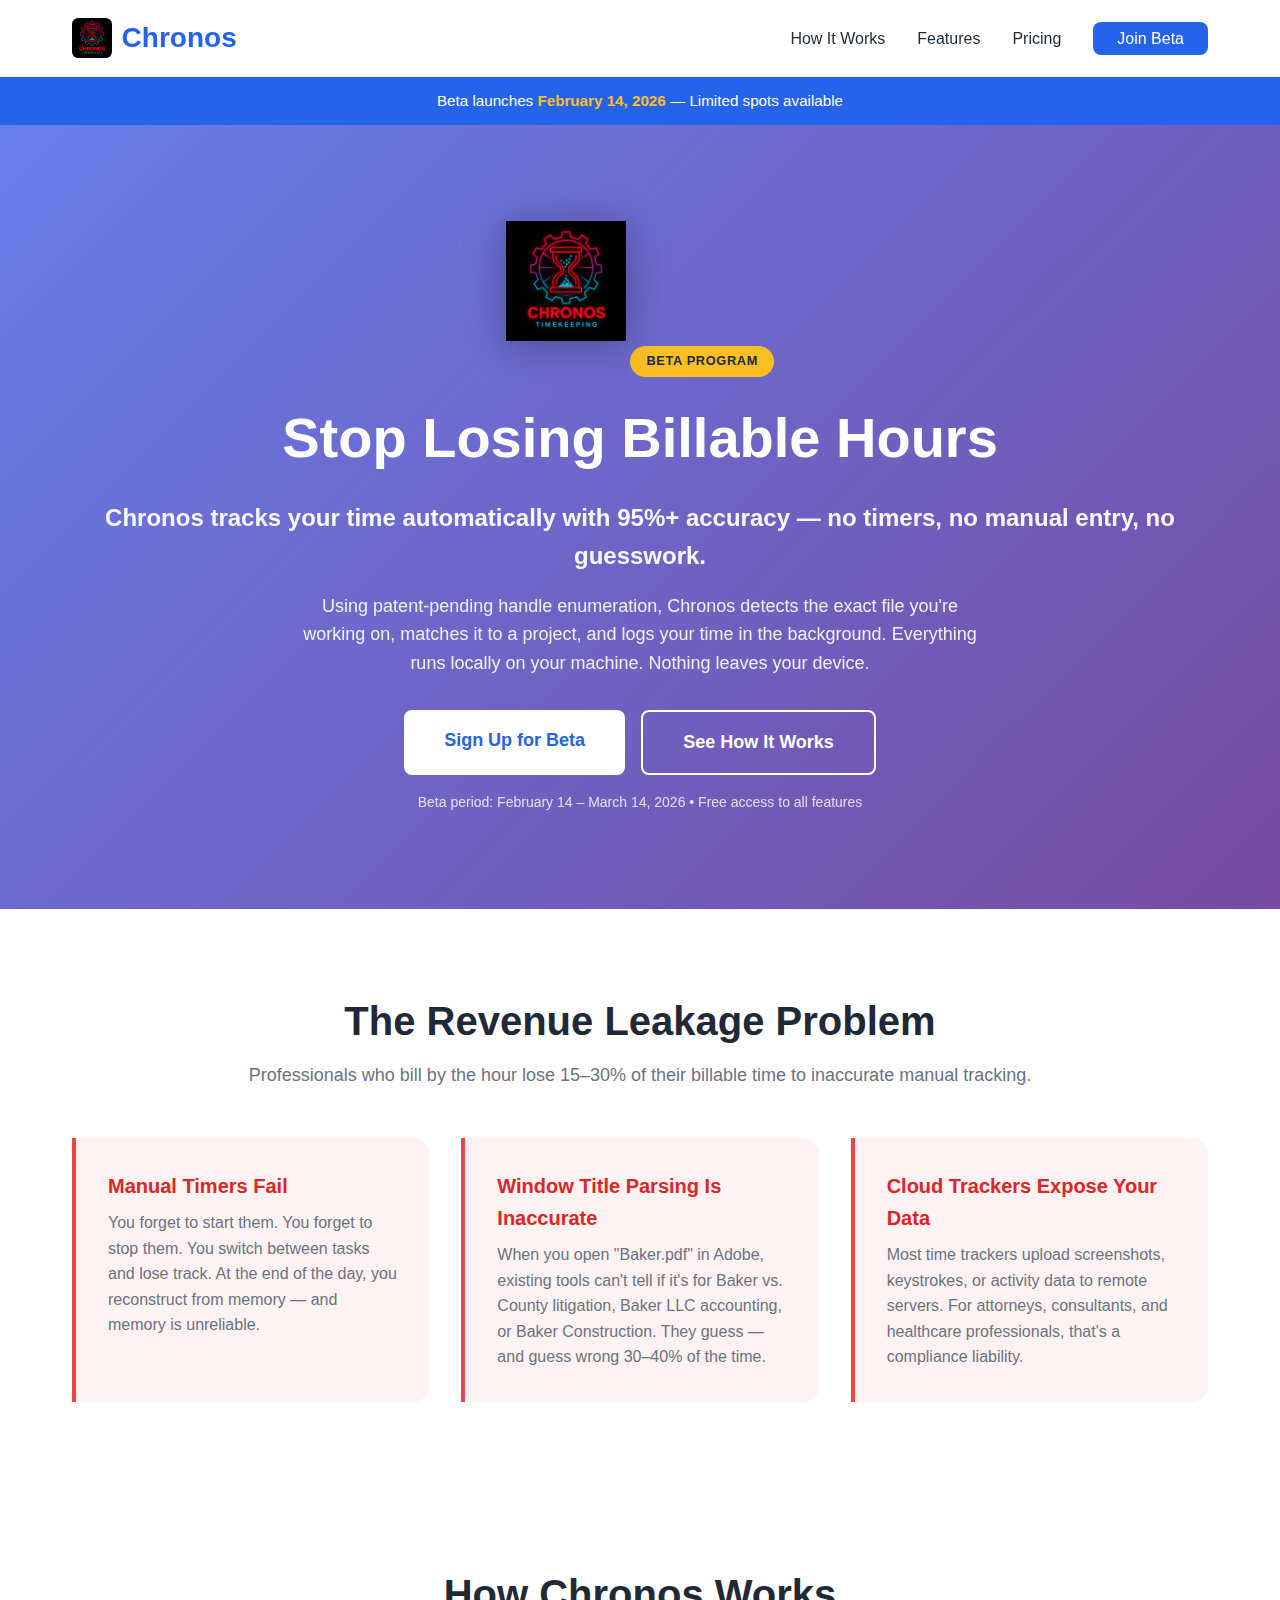
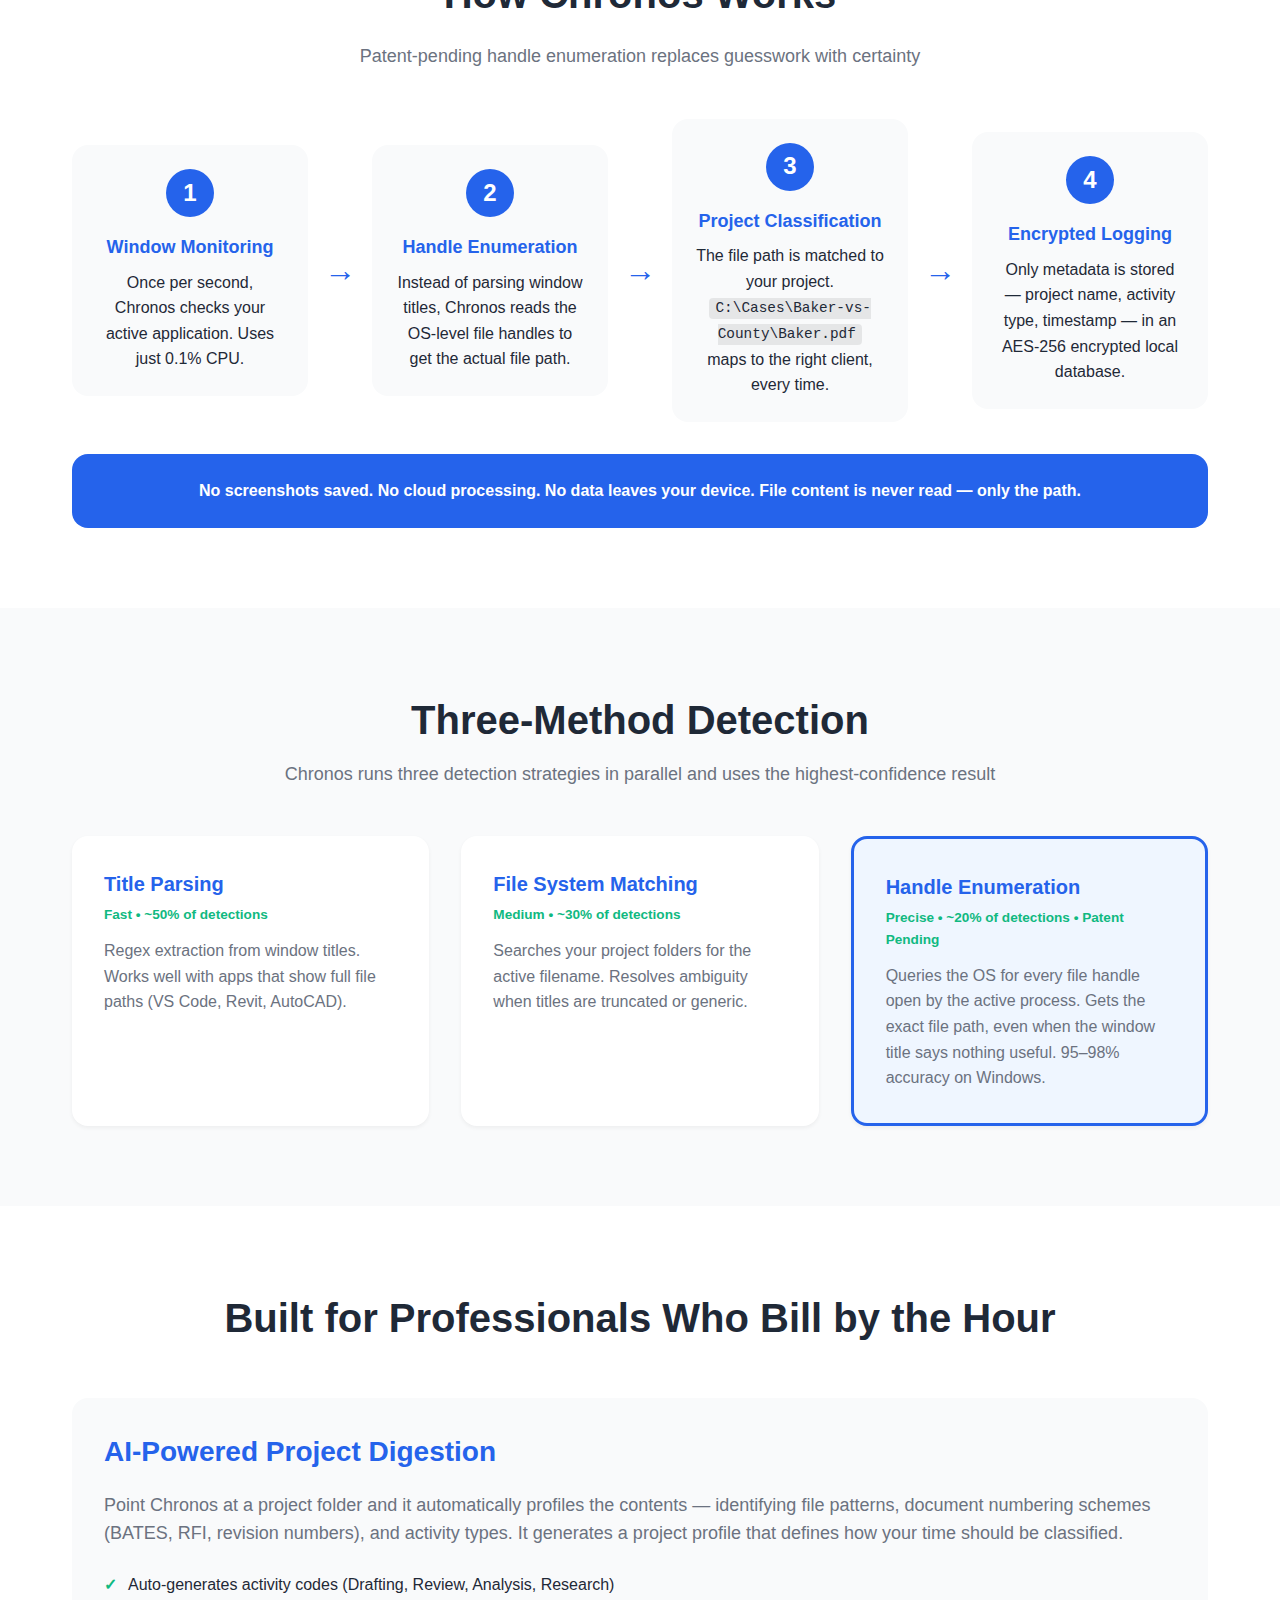
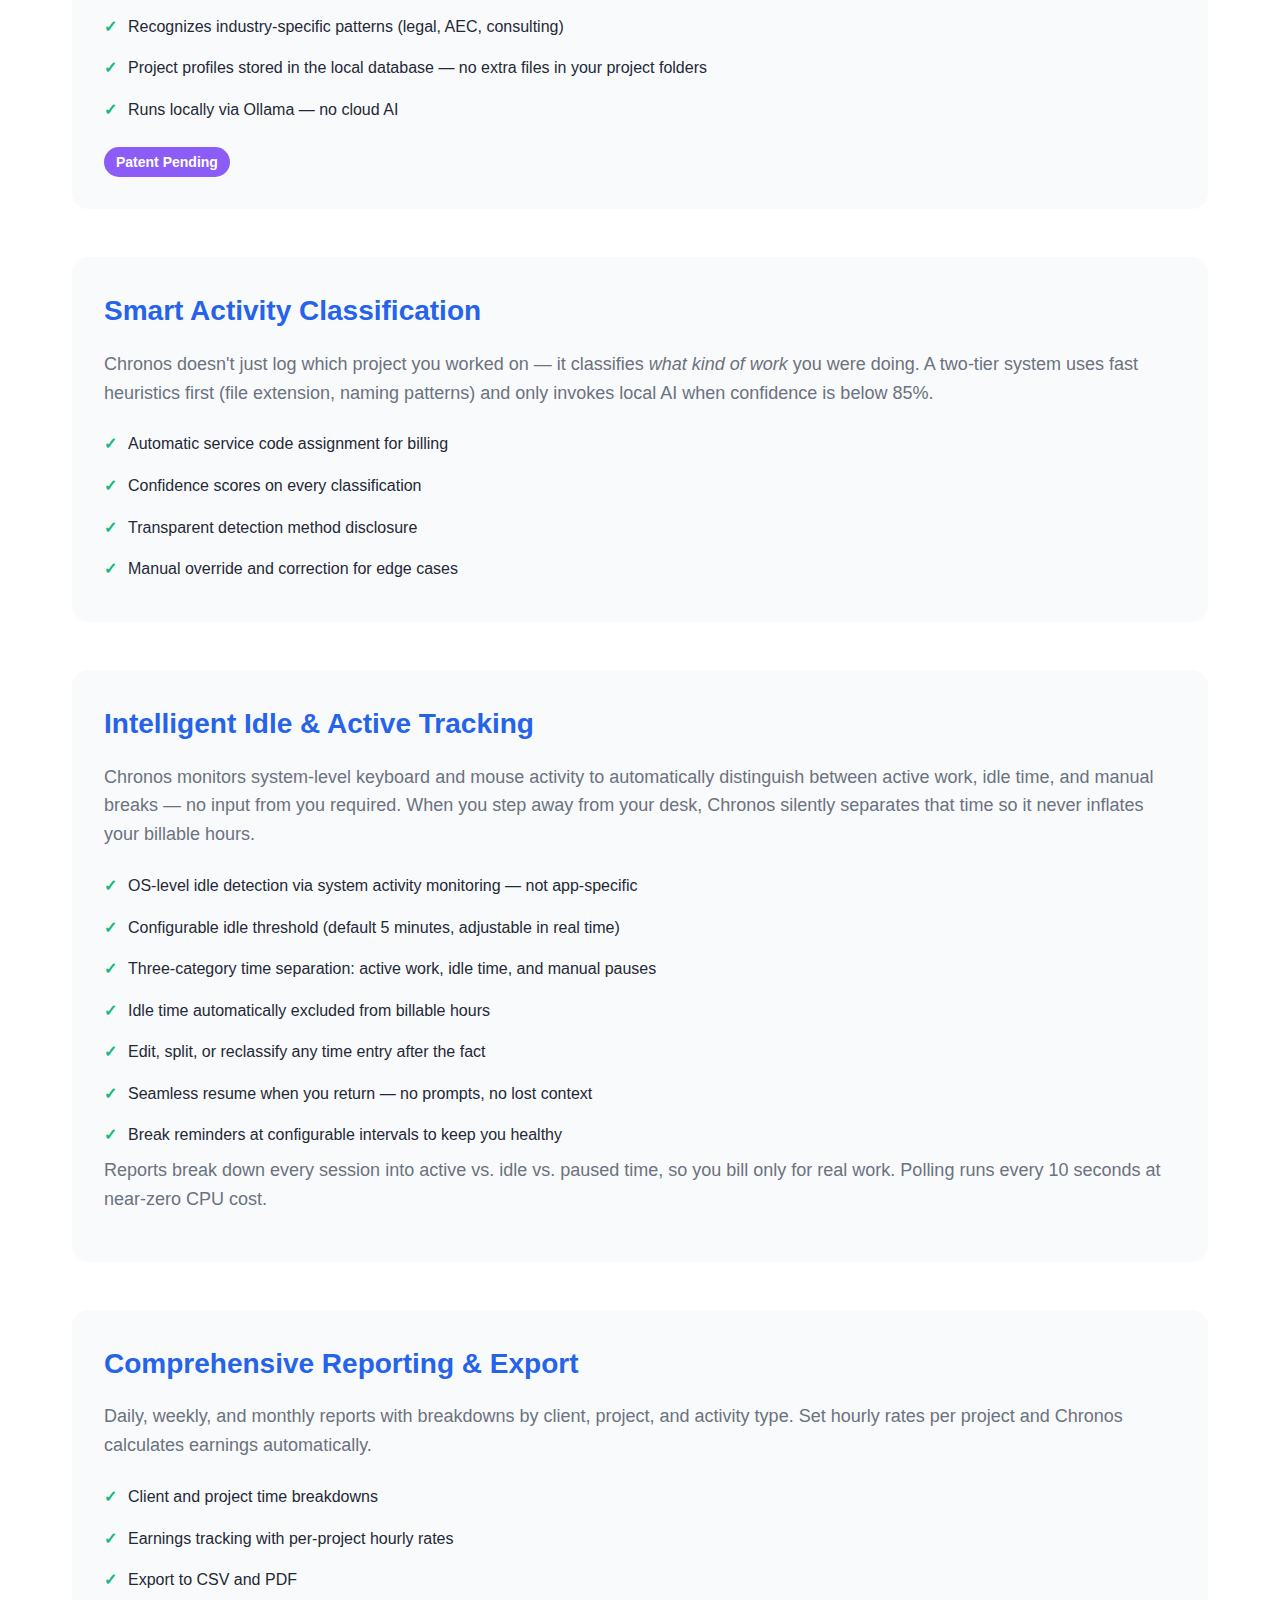
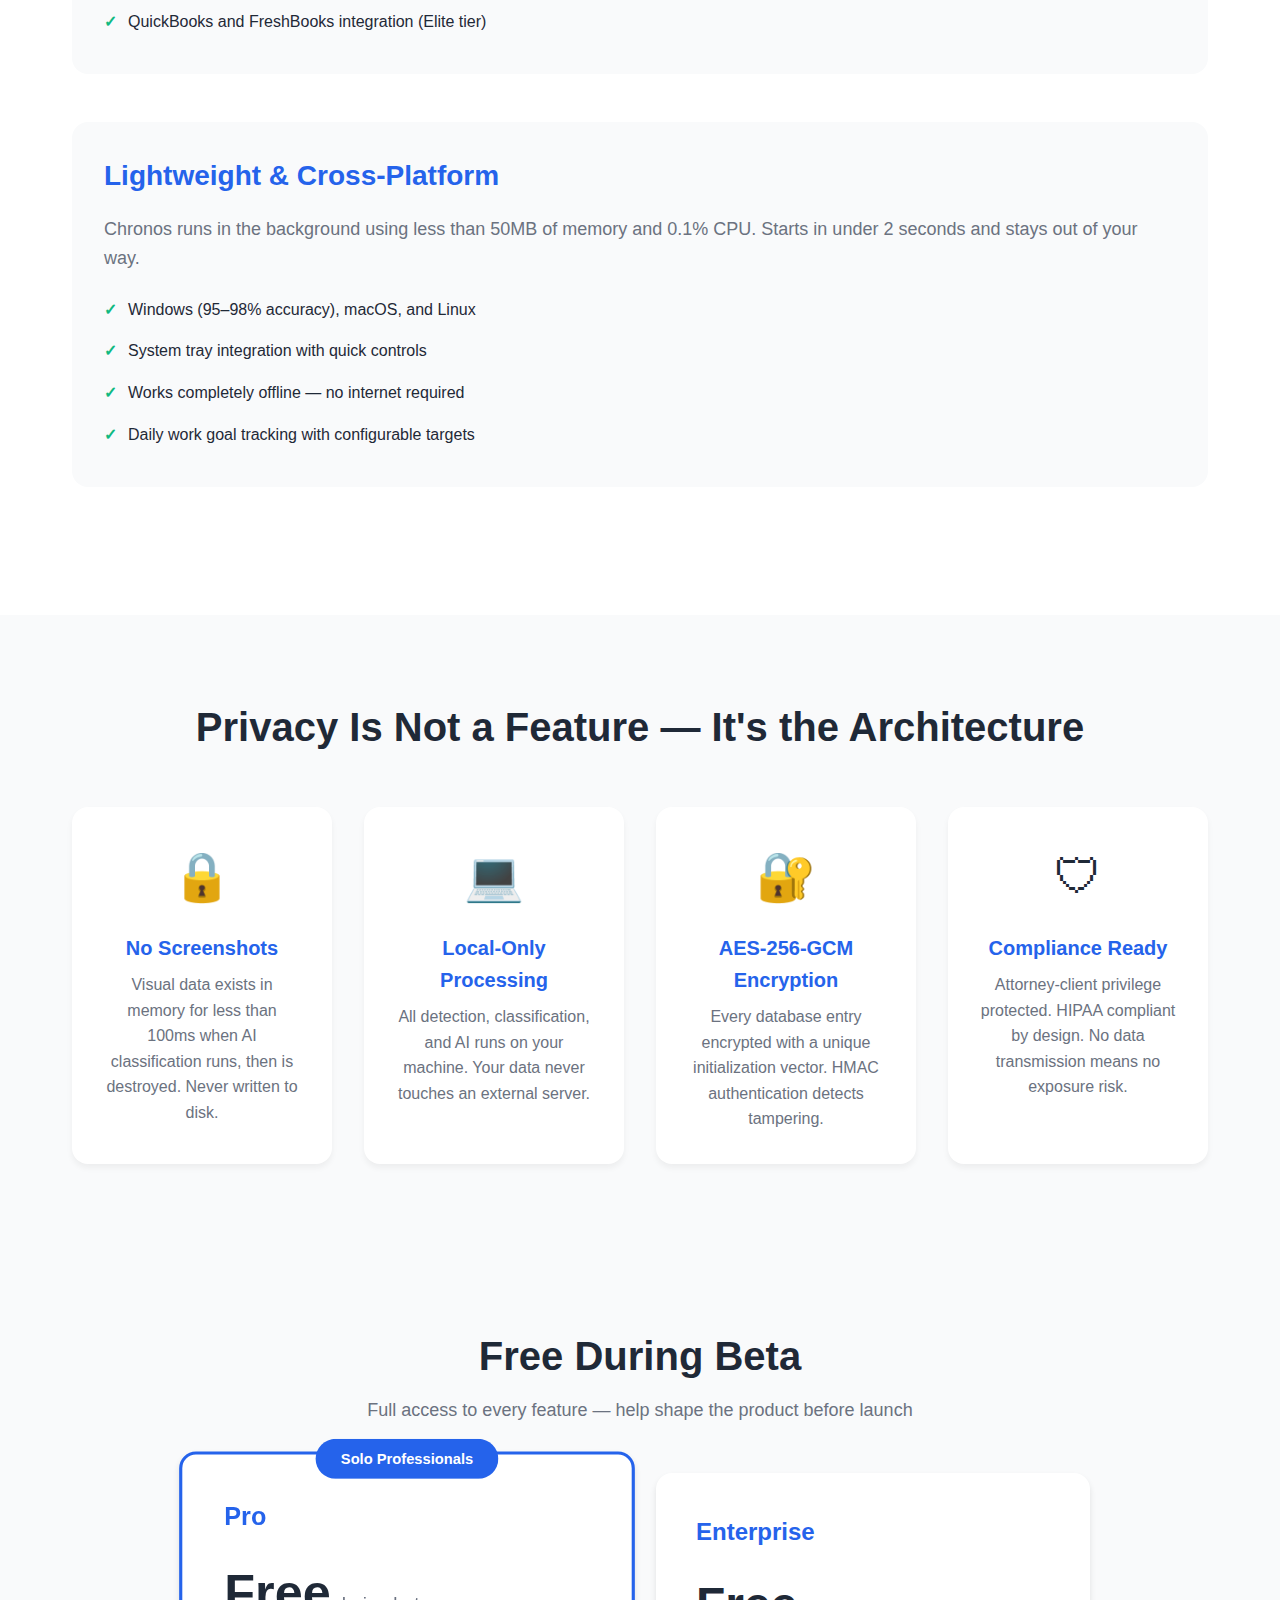
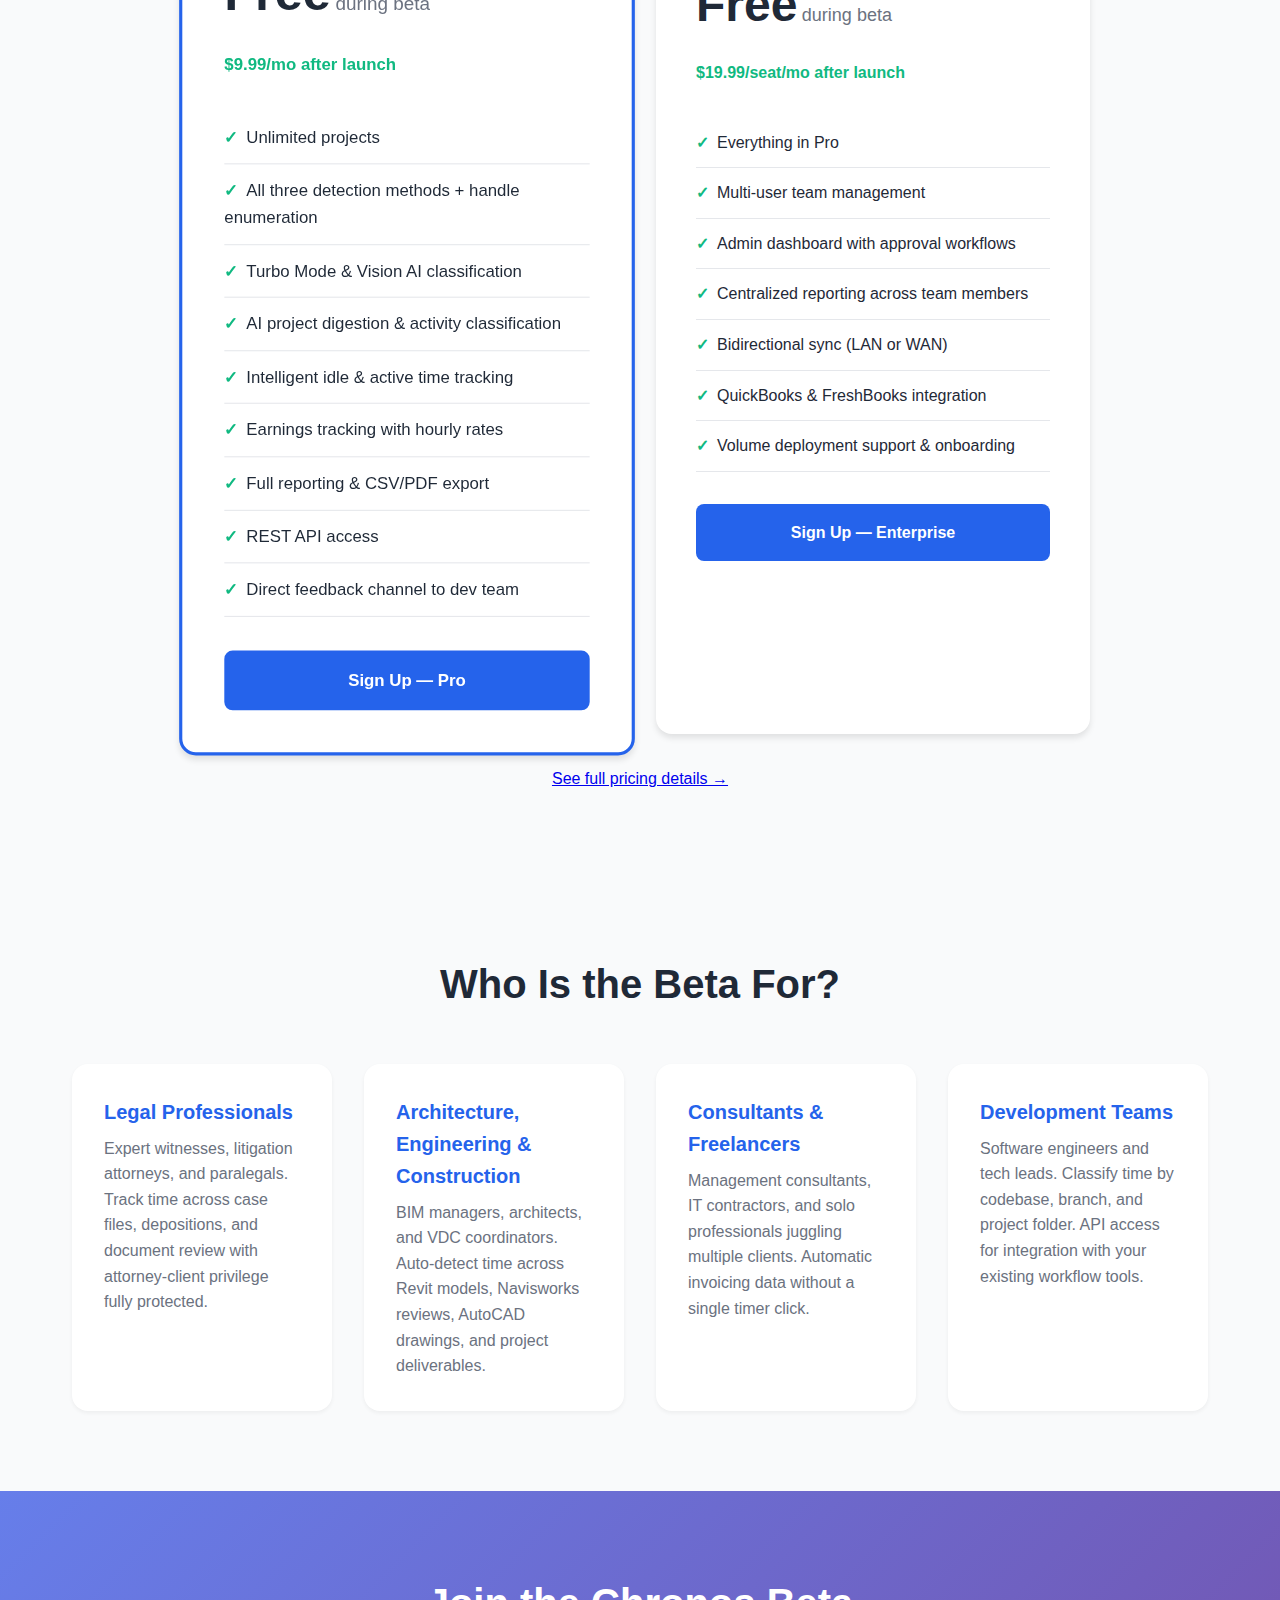
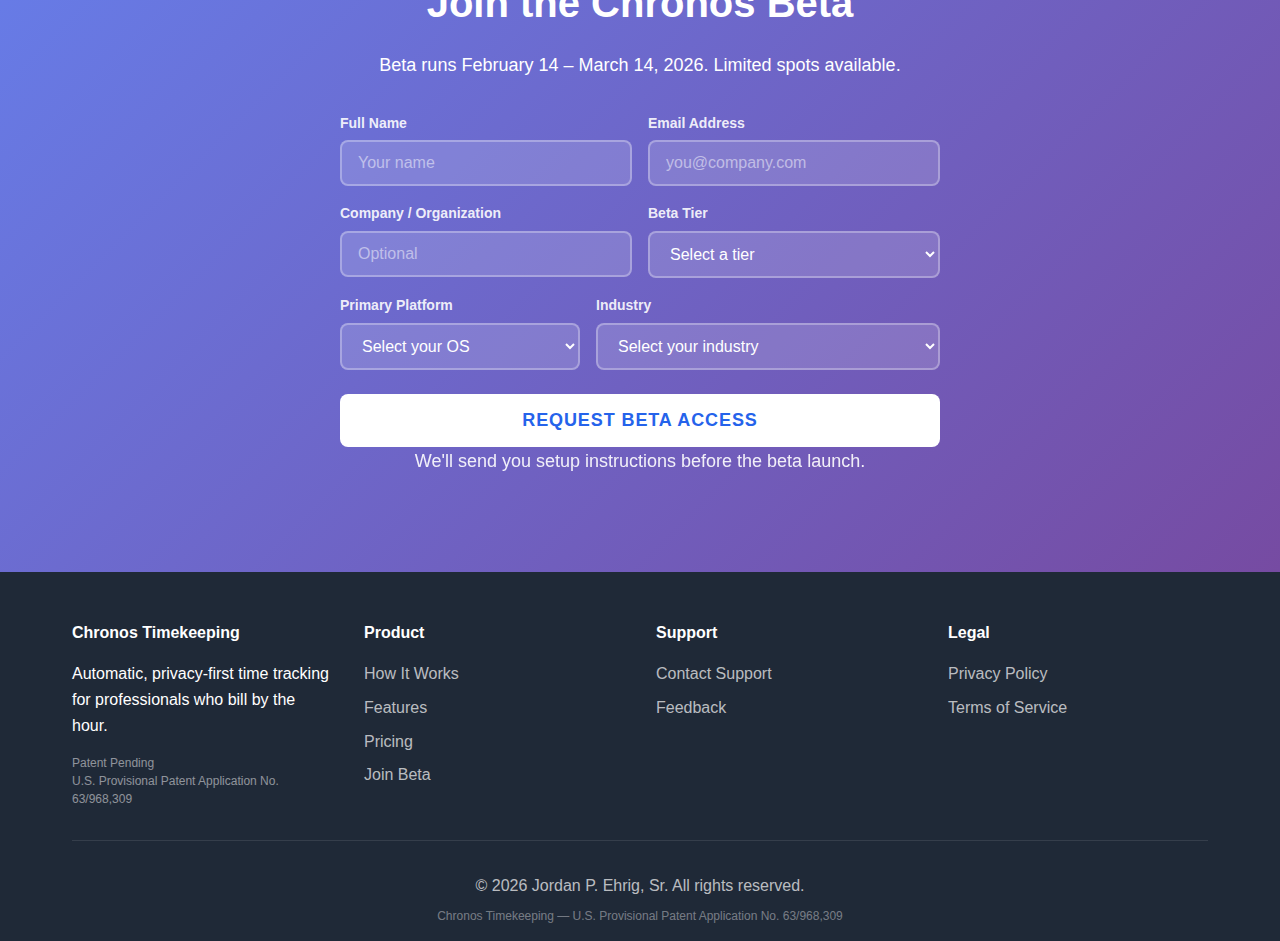
<file: index.html>
<!DOCTYPE html>
<html lang="en">
<head>
    <meta charset="UTF-8">
    <meta name="viewport" content="width=device-width, initial-scale=1.0">
    <title>Chronos Timekeeping - Automatic Privacy-First Time Tracking | Beta Launch Feb 2026</title>
    <meta name="description" content="Automatic time tracking with 95%+ accuracy using patent-pending handle enumeration. Privacy-first, local-only processing, no screenshots. Free beta starts February 14, 2026. Windows, macOS, Linux.">
    <meta name="keywords" content="time tracking, automatic time tracking, billable hours, handle enumeration, privacy-first, local processing, time tracking software, employee time tracking, project time tracker, legal time tracking, AEC time tracking, BIM time tracking, freelancer time tracking, consultant time tracking">
    <meta name="author" content="Jordan P. Ehrig, Sr.">
    <meta name="robots" content="index, follow">
    <link rel="canonical" href="https://chronos-timekeeping.com/">
    <meta name="theme-color" content="#6366f1">

    <!-- Open Graph / Facebook / LinkedIn -->
    <meta property="og:type" content="website">
    <meta property="og:url" content="https://chronos-timekeeping.com/">
    <meta property="og:title" content="Chronos Timekeeping - Stop Losing Billable Hours">
    <meta property="og:description" content="Automatic time tracking with 95%+ accuracy. Patent-pending handle enumeration detects the exact file you're working on and matches it to a project. Everything runs locally. Nothing leaves your device.">
    <meta property="og:image" content="https://chronos-timekeeping.com/assets/images/og-image.png">
    <meta property="og:image:width" content="1200">
    <meta property="og:image:height" content="630">
    <meta property="og:site_name" content="Chronos Timekeeping">
    <meta property="og:locale" content="en_US">

    <!-- Twitter Card -->
    <meta name="twitter:card" content="summary_large_image">
    <meta name="twitter:title" content="Chronos Timekeeping - Stop Losing Billable Hours">
    <meta name="twitter:description" content="Automatic time tracking with 95%+ accuracy. Patent-pending technology. Privacy-first, local-only processing. Free beta starts Feb 14, 2026.">
    <meta name="twitter:image" content="https://chronos-timekeeping.com/assets/images/og-image.png">

    <!-- Favicon -->
    <link rel="icon" type="image/png" sizes="32x32" href="assets/images/logo.png">
    <link rel="icon" type="image/png" sizes="16x16" href="assets/images/logo.png">
    <link rel="apple-touch-icon" sizes="180x180" href="assets/images/logo.png">

    <!-- Structured Data -->
    <script type="application/ld+json">
    {
        "@context": "https://schema.org",
        "@type": "SoftwareApplication",
        "name": "Chronos Timekeeping",
        "description": "Privacy-first automatic time tracking with 95%+ accuracy using patent-pending handle enumeration. Tracks billable hours without manual timers, screenshots, or cloud processing.",
        "url": "https://chronos-timekeeping.com",
        "applicationCategory": "BusinessApplication",
        "operatingSystem": "Windows 10+, macOS, Linux",
        "offers": {
            "@type": "Offer",
            "price": "0",
            "priceCurrency": "USD",
            "description": "Free during beta (February 14 - March 14, 2026)",
            "availability": "https://schema.org/PreOrder"
        },
        "author": {
            "@type": "Person",
            "name": "Jordan P. Ehrig, Sr."
        },
        "softwareVersion": "2.0.0-beta",
        "featureList": [
            "Automatic time tracking with 95%+ file detection accuracy",
            "Patent-pending handle enumeration technology",
            "AI-powered project digestion and activity classification",
            "AES-256-GCM encrypted local database",
            "No screenshots, no cloud processing, no data transmission",
            "Cross-platform: Windows, macOS, Linux",
            "REST API access",
            "CSV and PDF export",
            "Multi-user team management (Enterprise)"
        ]
    }
    </script>
    <script type="application/ld+json">
    {
        "@context": "https://schema.org",
        "@type": "WebPage",
        "name": "Chronos Timekeeping - Beta Launch",
        "description": "Join the Chronos Timekeeping beta. Automatic privacy-first time tracking for professionals who bill by the hour.",
        "url": "https://chronos-timekeeping.com",
        "mainEntity": {
            "@type": "SoftwareApplication",
            "name": "Chronos Timekeeping"
        },
        "breadcrumb": {
            "@type": "BreadcrumbList",
            "itemListElement": [{
                "@type": "ListItem",
                "position": 1,
                "name": "Home",
                "item": "https://chronos-timekeeping.com"
            }]
        }
    }
    </script>

    <link rel="stylesheet" href="assets/css/styles.css">
</head>
<body>
    <!-- Navigation -->
    <nav class="navbar">
        <div class="container">
            <div class="nav-brand">
                <a href="#">
                    <img src="assets/images/logo.png" alt="Chronos Timekeeping" class="nav-logo">
                    <span>Chronos</span>
                </a>
            </div>
            <ul class="nav-menu">
                <li><a href="#how-it-works">How It Works</a></li>
                <li><a href="#features">Features</a></li>
                <li><a href="pricing.html">Pricing</a></li>
                <li><a href="#signup" class="btn-cta">Join Beta</a></li>
            </ul>
        </div>
    </nav>

    <!-- Beta Banner -->
    <div class="beta-banner">
        <div class="container">
            <p>Beta launches <strong>February 14, 2026</strong> &mdash; Limited spots available</p>
        </div>
    </div>

    <!-- Hero Section -->
    <section class="hero">
        <div class="container">
            <div class="hero-content">
                <img src="assets/images/logo.png" alt="Chronos Timekeeping" class="hero-logo">
                <span class="badge badge-beta">Beta Program</span>
                <h1>Stop Losing Billable Hours</h1>
                <p class="hero-subtitle">Chronos tracks your time automatically with 95%+ accuracy &mdash; no timers, no manual entry, no guesswork.</p>
                <p class="hero-description">Using patent-pending handle enumeration, Chronos detects the exact file you're working on, matches it to a project, and logs your time in the background. Everything runs locally on your machine. Nothing leaves your device.</p>
                <div class="hero-cta">
                    <a href="#signup" class="btn-primary">Sign Up for Beta</a>
                    <a href="#how-it-works" class="btn-secondary">See How It Works</a>
                </div>
                <p class="hero-note">Beta period: February 14 &ndash; March 14, 2026 &bull; Free access to all features</p>
            </div>
        </div>
    </section>

    <!-- The Problem -->
    <section class="problem-section">
        <div class="container">
            <h2>The Revenue Leakage Problem</h2>
            <p class="section-subtitle">Professionals who bill by the hour lose 15&ndash;30% of their billable time to inaccurate manual tracking.</p>
            <div class="problem-grid">
                <div class="problem-item">
                    <h3>Manual Timers Fail</h3>
                    <p>You forget to start them. You forget to stop them. You switch between tasks and lose track. At the end of the day, you reconstruct from memory &mdash; and memory is unreliable.</p>
                </div>
                <div class="problem-item">
                    <h3>Window Title Parsing Is Inaccurate</h3>
                    <p>When you open "Baker.pdf" in Adobe, existing tools can't tell if it's for Baker vs. County litigation, Baker LLC accounting, or Baker Construction. They guess &mdash; and guess wrong 30&ndash;40% of the time.</p>
                </div>
                <div class="problem-item">
                    <h3>Cloud Trackers Expose Your Data</h3>
                    <p>Most time trackers upload screenshots, keystrokes, or activity data to remote servers. For attorneys, consultants, and healthcare professionals, that's a compliance liability.</p>
                </div>
            </div>
        </div>
    </section>

    <!-- How It Works -->
    <section id="how-it-works" class="how-it-works">
        <div class="container">
            <h2>How Chronos Works</h2>
            <p class="section-subtitle">Patent-pending handle enumeration replaces guesswork with certainty</p>
            <div class="process-flow">
                <div class="process-step">
                    <div class="step-number">1</div>
                    <h3>Window Monitoring</h3>
                    <p>Once per second, Chronos checks your active application. Uses just 0.1% CPU.</p>
                </div>
                <div class="process-arrow">&rarr;</div>
                <div class="process-step">
                    <div class="step-number">2</div>
                    <h3>Handle Enumeration</h3>
                    <p>Instead of parsing window titles, Chronos reads the OS-level file handles to get the actual file path.</p>
                </div>
                <div class="process-arrow">&rarr;</div>
                <div class="process-step">
                    <div class="step-number">3</div>
                    <h3>Project Classification</h3>
                    <p>The file path is matched to your project. <code>C:\Cases\Baker-vs-County\Baker.pdf</code> maps to the right client, every time.</p>
                </div>
                <div class="process-arrow">&rarr;</div>
                <div class="process-step">
                    <div class="step-number">4</div>
                    <h3>Encrypted Logging</h3>
                    <p>Only metadata is stored &mdash; project name, activity type, timestamp &mdash; in an AES-256 encrypted local database.</p>
                </div>
            </div>
            <div class="privacy-guarantee">
                <p>No screenshots saved. No cloud processing. No data leaves your device. File content is never read &mdash; only the path.</p>
            </div>
        </div>
    </section>

    <!-- Three-Method Detection -->
    <section class="detection-section">
        <div class="container">
            <h2>Three-Method Detection</h2>
            <p class="section-subtitle">Chronos runs three detection strategies in parallel and uses the highest-confidence result</p>
            <div class="detection-grid">
                <div class="detection-method">
                    <h3>Title Parsing</h3>
                    <p class="detection-speed">Fast &bull; ~50% of detections</p>
                    <p>Regex extraction from window titles. Works well with apps that show full file paths (VS Code, Revit, AutoCAD).</p>
                </div>
                <div class="detection-method">
                    <h3>File System Matching</h3>
                    <p class="detection-speed">Medium &bull; ~30% of detections</p>
                    <p>Searches your project folders for the active filename. Resolves ambiguity when titles are truncated or generic.</p>
                </div>
                <div class="detection-method featured-method">
                    <h3>Handle Enumeration</h3>
                    <p class="detection-speed">Precise &bull; ~20% of detections &bull; Patent Pending</p>
                    <p>Queries the OS for every file handle open by the active process. Gets the exact file path, even when the window title says nothing useful. 95&ndash;98% accuracy on Windows.</p>
                </div>
            </div>
        </div>
    </section>

    <!-- Features Section -->
    <section id="features" class="features">
        <div class="container">
            <h2>Built for Professionals Who Bill by the Hour</h2>

            <div class="feature-block">
                <div class="feature-content">
                    <h3>AI-Powered Project Digestion</h3>
                    <p>Point Chronos at a project folder and it automatically profiles the contents &mdash; identifying file patterns, document numbering schemes (BATES, RFI, revision numbers), and activity types. It generates a project profile that defines how your time should be classified.</p>
                    <ul class="feature-list">
                        <li>Auto-generates activity codes (Drafting, Review, Analysis, Research)</li>
                        <li>Recognizes industry-specific patterns (legal, AEC, consulting)</li>
                        <li>Project profiles stored in the local database &mdash; no extra files in your project folders</li>
                        <li>Runs locally via Ollama &mdash; no cloud AI</li>
                    </ul>
                    <span class="badge">Patent Pending</span>
                </div>
            </div>

            <div class="feature-block">
                <div class="feature-content">
                    <h3>Smart Activity Classification</h3>
                    <p>Chronos doesn't just log which project you worked on &mdash; it classifies <em>what kind of work</em> you were doing. A two-tier system uses fast heuristics first (file extension, naming patterns) and only invokes local AI when confidence is below 85%.</p>
                    <ul class="feature-list">
                        <li>Automatic service code assignment for billing</li>
                        <li>Confidence scores on every classification</li>
                        <li>Transparent detection method disclosure</li>
                        <li>Manual override and correction for edge cases</li>
                    </ul>
                </div>
            </div>

            <div class="feature-block">
                <div class="feature-content">
                    <h3>Intelligent Idle &amp; Active Tracking</h3>
                    <p>Chronos monitors system-level keyboard and mouse activity to automatically distinguish between active work, idle time, and manual breaks &mdash; no input from you required. When you step away from your desk, Chronos silently separates that time so it never inflates your billable hours.</p>
                    <ul class="feature-list">
                        <li>OS-level idle detection via system activity monitoring &mdash; not app-specific</li>
                        <li>Configurable idle threshold (default 5 minutes, adjustable in real time)</li>
                        <li>Three-category time separation: active work, idle time, and manual pauses</li>
                        <li>Idle time automatically excluded from billable hours</li>
                        <li>Edit, split, or reclassify any time entry after the fact</li>
                        <li>Seamless resume when you return &mdash; no prompts, no lost context</li>
                        <li>Break reminders at configurable intervals to keep you healthy</li>
                    </ul>
                    <p class="feature-detail">Reports break down every session into active vs. idle vs. paused time, so you bill only for real work. Polling runs every 10 seconds at near-zero CPU cost.</p>
                </div>
            </div>

            <div class="feature-block">
                <div class="feature-content">
                    <h3>Comprehensive Reporting &amp; Export</h3>
                    <p>Daily, weekly, and monthly reports with breakdowns by client, project, and activity type. Set hourly rates per project and Chronos calculates earnings automatically.</p>
                    <ul class="feature-list">
                        <li>Client and project time breakdowns</li>
                        <li>Earnings tracking with per-project hourly rates</li>
                        <li>Export to CSV and PDF</li>
                        <li>QuickBooks and FreshBooks integration (Elite tier)</li>
                    </ul>
                </div>
            </div>

            <div class="feature-block">
                <div class="feature-content">
                    <h3>Lightweight &amp; Cross-Platform</h3>
                    <p>Chronos runs in the background using less than 50MB of memory and 0.1% CPU. Starts in under 2 seconds and stays out of your way.</p>
                    <ul class="feature-list">
                        <li>Windows (95&ndash;98% accuracy), macOS, and Linux</li>
                        <li>System tray integration with quick controls</li>
                        <li>Works completely offline &mdash; no internet required</li>
                        <li>Daily work goal tracking with configurable targets</li>
                    </ul>
                </div>
            </div>
        </div>
    </section>

    <!-- Privacy Section -->
    <section id="privacy" class="privacy-promise">
        <div class="container">
            <h2>Privacy Is Not a Feature &mdash; It's the Architecture</h2>
            <div class="promise-grid">
                <div class="promise-item">
                    <div class="promise-icon">&#x1f512;</div>
                    <h3>No Screenshots</h3>
                    <p>Visual data exists in memory for less than 100ms when AI classification runs, then is destroyed. Never written to disk.</p>
                </div>
                <div class="promise-item">
                    <div class="promise-icon">&#x1f4bb;</div>
                    <h3>Local-Only Processing</h3>
                    <p>All detection, classification, and AI runs on your machine. Your data never touches an external server.</p>
                </div>
                <div class="promise-item">
                    <div class="promise-icon">&#x1f510;</div>
                    <h3>AES-256-GCM Encryption</h3>
                    <p>Every database entry encrypted with a unique initialization vector. HMAC authentication detects tampering.</p>
                </div>
                <div class="promise-item">
                    <div class="promise-icon">&#x1f6e1;</div>
                    <h3>Compliance Ready</h3>
                    <p>Attorney-client privilege protected. HIPAA compliant by design. No data transmission means no exposure risk.</p>
                </div>
            </div>
        </div>
    </section>

    <!-- Beta Tiers Section -->
    <section id="beta-tiers" class="pricing">
        <div class="container">
            <h2>Free During Beta</h2>
            <p class="section-subtitle">Full access to every feature &mdash; help shape the product before launch</p>

            <div class="pricing-grid">
                <div class="pricing-card featured">
                    <div class="popular-badge">Solo Professionals</div>
                    <h3>Pro</h3>
                    <div class="price">
                        <span class="amount">Free</span>
                        <span class="period">during beta</span>
                    </div>
                    <p class="savings">$9.99/mo after launch</p>
                    <ul class="pricing-features">
                        <li>Unlimited projects</li>
                        <li>All three detection methods + handle enumeration</li>
                        <li>Turbo Mode &amp; Vision AI classification</li>
                        <li>AI project digestion &amp; activity classification</li>
                        <li>Intelligent idle &amp; active time tracking</li>
                        <li>Earnings tracking with hourly rates</li>
                        <li>Full reporting &amp; CSV/PDF export</li>
                        <li>REST API access</li>
                        <li>Direct feedback channel to dev team</li>
                    </ul>
                    <a href="#signup" class="btn-pricing">Sign Up &mdash; Pro</a>
                </div>

                <div class="pricing-card">
                    <h3>Enterprise</h3>
                    <div class="price">
                        <span class="amount">Free</span>
                        <span class="period">during beta</span>
                    </div>
                    <p class="savings">$19.99/seat/mo after launch</p>
                    <ul class="pricing-features">
                        <li>Everything in Pro</li>
                        <li>Multi-user team management</li>
                        <li>Admin dashboard with approval workflows</li>
                        <li>Centralized reporting across team members</li>
                        <li>Bidirectional sync (LAN or WAN)</li>
                        <li>QuickBooks &amp; FreshBooks integration</li>
                        <li>Volume deployment support &amp; onboarding</li>
                    </ul>
                    <a href="#signup" class="btn-pricing">Sign Up &mdash; Enterprise</a>
                </div>
            </div>
            <p class="pricing-note"><a href="pricing.html">See full pricing details &rarr;</a></p>
        </div>
    </section>

    <!-- Use Cases -->
    <section class="use-cases">
        <div class="container">
            <h2>Who Is the Beta For?</h2>
            <div class="use-case-grid">
                <div class="use-case">
                    <h3>Legal Professionals</h3>
                    <p>Expert witnesses, litigation attorneys, and paralegals. Track time across case files, depositions, and document review with attorney-client privilege fully protected.</p>
                </div>
                <div class="use-case">
                    <h3>Architecture, Engineering &amp; Construction</h3>
                    <p>BIM managers, architects, and VDC coordinators. Auto-detect time across Revit models, Navisworks reviews, AutoCAD drawings, and project deliverables.</p>
                </div>
                <div class="use-case">
                    <h3>Consultants &amp; Freelancers</h3>
                    <p>Management consultants, IT contractors, and solo professionals juggling multiple clients. Automatic invoicing data without a single timer click.</p>
                </div>
                <div class="use-case">
                    <h3>Development Teams</h3>
                    <p>Software engineers and tech leads. Classify time by codebase, branch, and project folder. API access for integration with your existing workflow tools.</p>
                </div>
            </div>
        </div>
    </section>

    <!-- Beta Sign-Up Section -->
    <section id="signup" class="final-cta">
        <div class="container">
            <h2>Join the Chronos Beta</h2>
            <p>Beta runs February 14 &ndash; March 14, 2026. Limited spots available.</p>

            <form class="beta-form" action="https://formspree.io/f/xlgwepgb" method="POST">
                <div class="form-row">
                    <div class="form-group">
                        <label for="name">Full Name</label>
                        <input type="text" id="name" name="name" required placeholder="Your name">
                    </div>
                    <div class="form-group">
                        <label for="email">Email Address</label>
                        <input type="email" id="email" name="email" required placeholder="you@company.com">
                    </div>
                </div>
                <div class="form-row">
                    <div class="form-group">
                        <label for="company">Company / Organization</label>
                        <input type="text" id="company" name="company" placeholder="Optional">
                    </div>
                    <div class="form-group">
                        <label for="tier">Beta Tier</label>
                        <select id="tier" name="tier" required>
                            <option value="" disabled selected>Select a tier</option>
                            <option value="pro">Pro (Solo Professional)</option>
                            <option value="enterprise">Enterprise (Team / Organization)</option>
                        </select>
                    </div>
                </div>
                <div class="form-row">
                    <div class="form-group">
                        <label for="platform">Primary Platform</label>
                        <select id="platform" name="platform" required>
                            <option value="" disabled selected>Select your OS</option>
                            <option value="windows">Windows</option>
                            <option value="macos">macOS</option>
                            <option value="linux">Linux</option>
                        </select>
                    </div>
                    <div class="form-group">
                        <label for="industry">Industry</label>
                        <select id="industry" name="industry">
                            <option value="" disabled selected>Select your industry</option>
                            <option value="legal">Legal / Expert Witness</option>
                            <option value="aec">Architecture / Engineering / Construction</option>
                            <option value="consulting">Consulting</option>
                            <option value="software">Software Development</option>
                            <option value="healthcare">Healthcare</option>
                            <option value="other">Other</option>
                        </select>
                    </div>
                </div>
                <button type="submit" class="btn-primary btn-submit">Request Beta Access</button>
            </form>

            <p class="cta-note">We'll send you setup instructions before the beta launch.</p>
        </div>
    </section>

    <!-- Footer -->
    <footer class="footer">
        <div class="container">
            <div class="footer-grid">
                <div class="footer-section">
                    <h4>Chronos Timekeeping</h4>
                    <p>Automatic, privacy-first time tracking for professionals who bill by the hour.</p>
                    <p class="patent-notice">Patent Pending<br>U.S. Provisional Patent Application No. 63/968,309</p>
                </div>
                <div class="footer-section">
                    <h4>Product</h4>
                    <ul>
                        <li><a href="#how-it-works">How It Works</a></li>
                        <li><a href="#features">Features</a></li>
                        <li><a href="pricing.html">Pricing</a></li>
                        <li><a href="#signup">Join Beta</a></li>
                    </ul>
                </div>
                <div class="footer-section">
                    <h4>Support</h4>
                    <ul>
                        <li><a href="mailto:support@chronos-timekeeping.com">Contact Support</a></li>
                        <li><a href="mailto:feedback@chronos-timekeeping.com">Feedback</a></li>
                    </ul>
                </div>
                <div class="footer-section">
                    <h4>Legal</h4>
                    <ul>
                        <li><a href="privacy.html">Privacy Policy</a></li>
                        <li><a href="terms.html">Terms of Service</a></li>
                    </ul>
                </div>
            </div>
            <div class="footer-bottom">
                <p>&copy; 2026 Jordan P. Ehrig, Sr. All rights reserved.</p>
                <p class="patent-footer">Chronos Timekeeping &mdash; U.S. Provisional Patent Application No. 63/968,309</p>
            </div>
        </div>
    </footer>

    <script src="assets/js/main.js"></script>
</body>
</html>
</file>
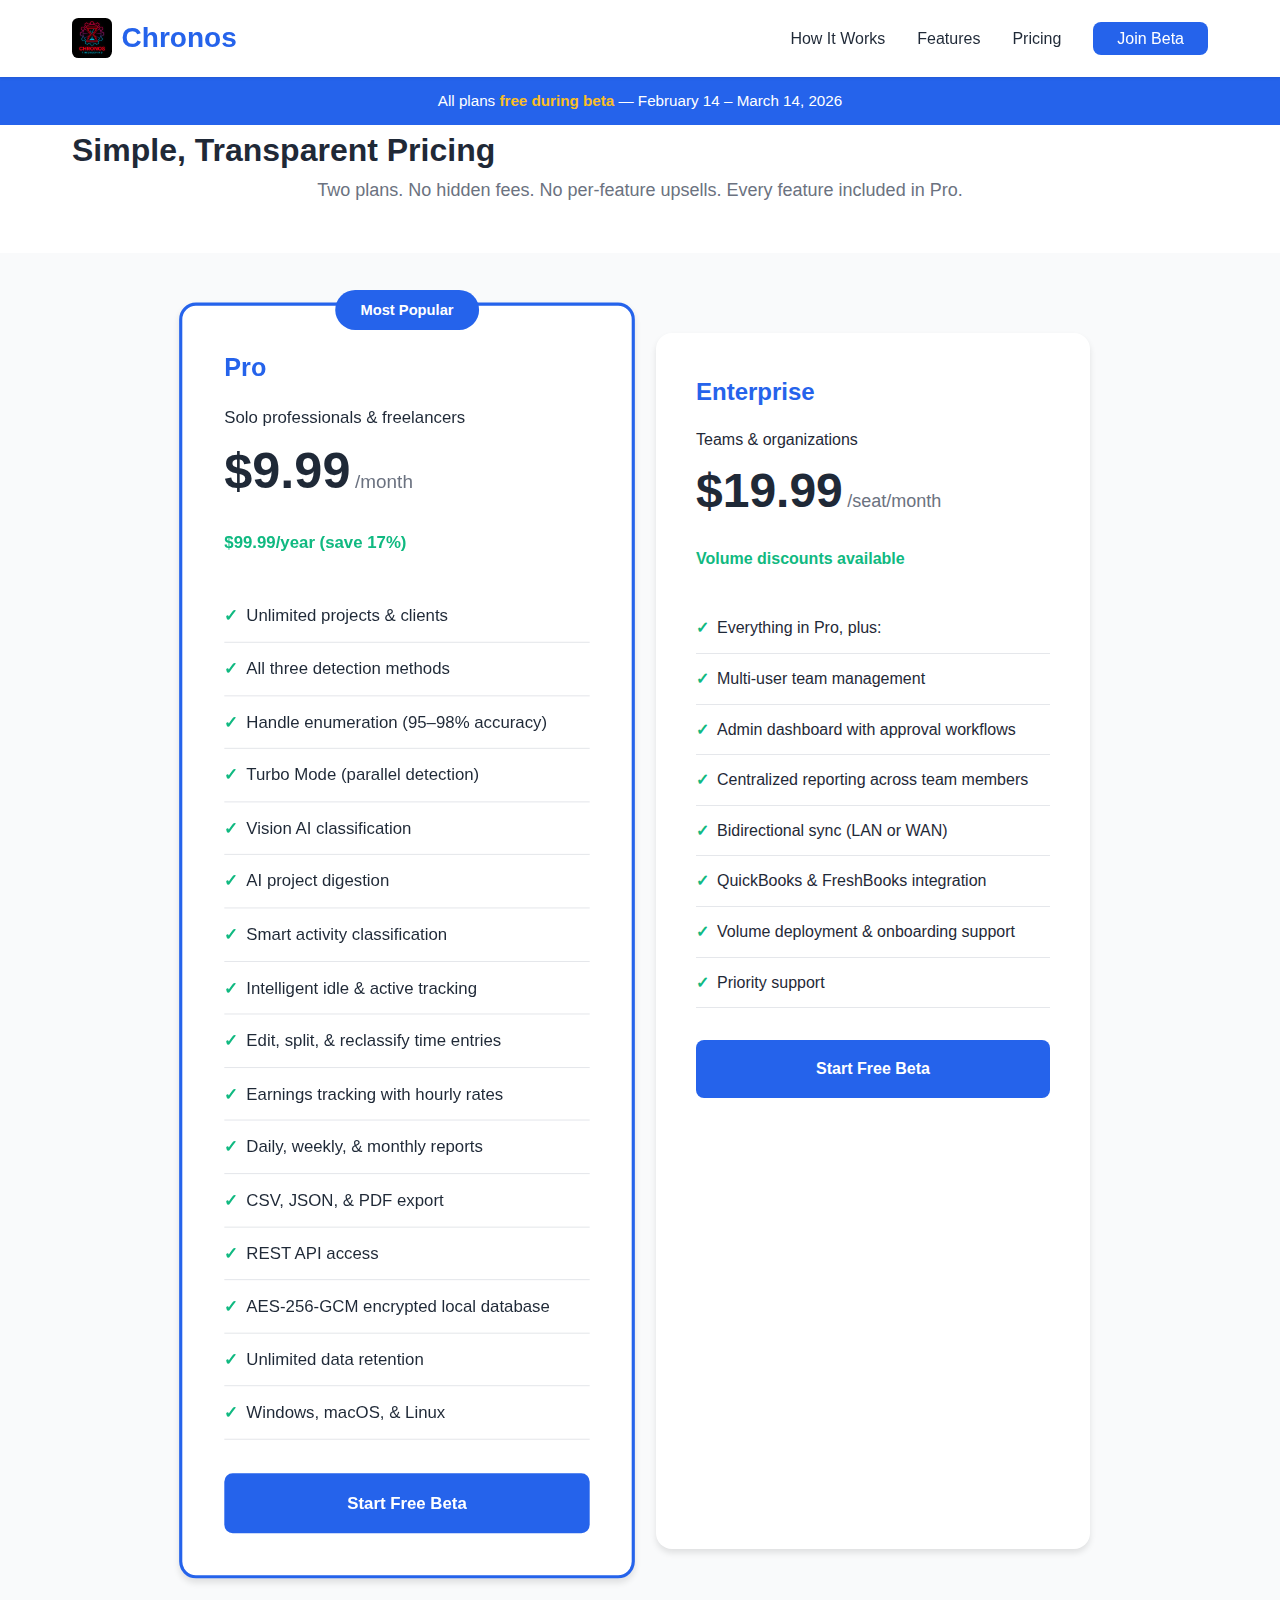
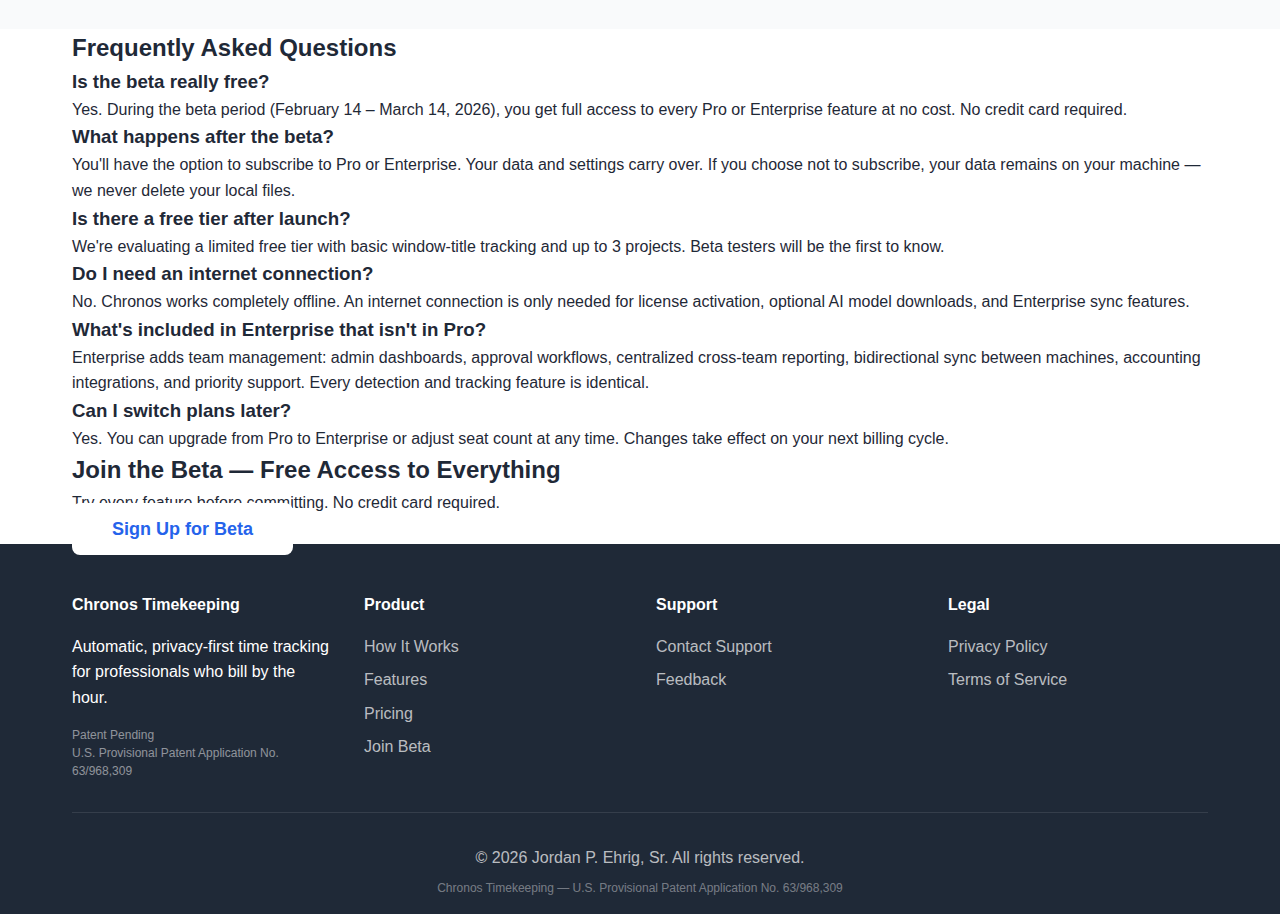
<file: pricing.html>
<!DOCTYPE html>
<html lang="en">
<head>
    <meta charset="UTF-8">
    <meta name="viewport" content="width=device-width, initial-scale=1.0">
    <title>Pricing - Chronos Timekeeping | Pro &amp; Enterprise Plans</title>
    <meta name="description" content="Chronos Timekeeping pricing: Pro at $9.99/month for solo professionals, Enterprise at $19.99/seat/month for teams. Free during beta (Feb 14 - Mar 14, 2026).">
    <meta name="author" content="Jordan P. Ehrig, Sr.">
    <meta name="robots" content="index, follow">
    <link rel="canonical" href="https://chronos-timekeeping.com/pricing.html">
    <meta name="theme-color" content="#6366f1">

    <!-- Open Graph -->
    <meta property="og:type" content="website">
    <meta property="og:url" content="https://chronos-timekeeping.com/pricing.html">
    <meta property="og:title" content="Chronos Timekeeping Pricing - Pro &amp; Enterprise">
    <meta property="og:description" content="Pro: $9.99/mo for solo professionals. Enterprise: $19.99/seat/mo for teams. Free during beta.">
    <meta property="og:image" content="https://chronos-timekeeping.com/assets/images/og-image.png">
    <meta property="og:site_name" content="Chronos Timekeeping">

    <!-- Twitter Card -->
    <meta name="twitter:card" content="summary_large_image">
    <meta name="twitter:title" content="Chronos Timekeeping Pricing">
    <meta name="twitter:description" content="Pro: $9.99/mo. Enterprise: $19.99/seat/mo. Free during beta starting Feb 14, 2026.">
    <meta name="twitter:image" content="https://chronos-timekeeping.com/assets/images/og-image.png">

    <!-- Favicon -->
    <link rel="icon" type="image/png" sizes="32x32" href="assets/images/logo.png">
    <link rel="apple-touch-icon" sizes="180x180" href="assets/images/logo.png">

    <!-- Structured Data -->
    <script type="application/ld+json">
    {
        "@context": "https://schema.org",
        "@type": "WebPage",
        "name": "Chronos Timekeeping Pricing",
        "description": "Pricing plans for Chronos Timekeeping automatic time tracking software.",
        "url": "https://chronos-timekeeping.com/pricing.html",
        "breadcrumb": {
            "@type": "BreadcrumbList",
            "itemListElement": [
                { "@type": "ListItem", "position": 1, "name": "Home", "item": "https://chronos-timekeeping.com" },
                { "@type": "ListItem", "position": 2, "name": "Pricing", "item": "https://chronos-timekeeping.com/pricing.html" }
            ]
        }
    }
    </script>

    <link rel="stylesheet" href="assets/css/styles.css">
</head>
<body>
    <!-- Navigation -->
    <nav class="navbar">
        <div class="container">
            <div class="nav-brand">
                <a href="index.html">
                    <img src="assets/images/logo.png" alt="Chronos Timekeeping" class="nav-logo">
                    <span>Chronos</span>
                </a>
            </div>
            <ul class="nav-menu">
                <li><a href="index.html#how-it-works">How It Works</a></li>
                <li><a href="index.html#features">Features</a></li>
                <li><a href="pricing.html" class="active">Pricing</a></li>
                <li><a href="index.html#signup" class="btn-cta">Join Beta</a></li>
            </ul>
        </div>
    </nav>

    <!-- Beta Banner -->
    <div class="beta-banner">
        <div class="container">
            <p>All plans <strong>free during beta</strong> &mdash; February 14 &ndash; March 14, 2026</p>
        </div>
    </div>

    <!-- Pricing Hero -->
    <section class="pricing-hero">
        <div class="container">
            <h1>Simple, Transparent Pricing</h1>
            <p class="section-subtitle">Two plans. No hidden fees. No per-feature upsells. Every feature included in Pro.</p>
        </div>
    </section>

    <!-- Pricing Cards -->
    <section class="pricing pricing-page">
        <div class="container">
            <div class="pricing-grid">
                <div class="pricing-card featured">
                    <div class="popular-badge">Most Popular</div>
                    <h3>Pro</h3>
                    <p class="pricing-audience">Solo professionals &amp; freelancers</p>
                    <div class="price">
                        <span class="amount">$9.99</span>
                        <span class="period">/month</span>
                    </div>
                    <p class="savings">$99.99/year (save 17%)</p>
                    <ul class="pricing-features">
                        <li>Unlimited projects &amp; clients</li>
                        <li>All three detection methods</li>
                        <li>Handle enumeration (95&ndash;98% accuracy)</li>
                        <li>Turbo Mode (parallel detection)</li>
                        <li>Vision AI classification</li>
                        <li>AI project digestion</li>
                        <li>Smart activity classification</li>
                        <li>Intelligent idle &amp; active tracking</li>
                        <li>Edit, split, &amp; reclassify time entries</li>
                        <li>Earnings tracking with hourly rates</li>
                        <li>Daily, weekly, &amp; monthly reports</li>
                        <li>CSV, JSON, &amp; PDF export</li>
                        <li>REST API access</li>
                        <li>AES-256-GCM encrypted local database</li>
                        <li>Unlimited data retention</li>
                        <li>Windows, macOS, &amp; Linux</li>
                    </ul>
                    <a href="index.html#signup" class="btn-pricing">Start Free Beta</a>
                </div>

                <div class="pricing-card">
                    <h3>Enterprise</h3>
                    <p class="pricing-audience">Teams &amp; organizations</p>
                    <div class="price">
                        <span class="amount">$19.99</span>
                        <span class="period">/seat/month</span>
                    </div>
                    <p class="savings">Volume discounts available</p>
                    <ul class="pricing-features">
                        <li>Everything in Pro, plus:</li>
                        <li>Multi-user team management</li>
                        <li>Admin dashboard with approval workflows</li>
                        <li>Centralized reporting across team members</li>
                        <li>Bidirectional sync (LAN or WAN)</li>
                        <li>QuickBooks &amp; FreshBooks integration</li>
                        <li>Volume deployment &amp; onboarding support</li>
                        <li>Priority support</li>
                    </ul>
                    <a href="index.html#signup" class="btn-pricing">Start Free Beta</a>
                </div>
            </div>
        </div>
    </section>

    <!-- FAQ Section -->
    <section class="faq-section">
        <div class="container">
            <h2>Frequently Asked Questions</h2>
            <div class="faq-grid">
                <div class="faq-item">
                    <h3>Is the beta really free?</h3>
                    <p>Yes. During the beta period (February 14 &ndash; March 14, 2026), you get full access to every Pro or Enterprise feature at no cost. No credit card required.</p>
                </div>
                <div class="faq-item">
                    <h3>What happens after the beta?</h3>
                    <p>You'll have the option to subscribe to Pro or Enterprise. Your data and settings carry over. If you choose not to subscribe, your data remains on your machine &mdash; we never delete your local files.</p>
                </div>
                <div class="faq-item">
                    <h3>Is there a free tier after launch?</h3>
                    <p>We're evaluating a limited free tier with basic window-title tracking and up to 3 projects. Beta testers will be the first to know.</p>
                </div>
                <div class="faq-item">
                    <h3>Do I need an internet connection?</h3>
                    <p>No. Chronos works completely offline. An internet connection is only needed for license activation, optional AI model downloads, and Enterprise sync features.</p>
                </div>
                <div class="faq-item">
                    <h3>What's included in Enterprise that isn't in Pro?</h3>
                    <p>Enterprise adds team management: admin dashboards, approval workflows, centralized cross-team reporting, bidirectional sync between machines, accounting integrations, and priority support. Every detection and tracking feature is identical.</p>
                </div>
                <div class="faq-item">
                    <h3>Can I switch plans later?</h3>
                    <p>Yes. You can upgrade from Pro to Enterprise or adjust seat count at any time. Changes take effect on your next billing cycle.</p>
                </div>
            </div>
        </div>
    </section>

    <!-- CTA -->
    <section class="pricing-cta">
        <div class="container">
            <h2>Join the Beta &mdash; Free Access to Everything</h2>
            <p>Try every feature before committing. No credit card required.</p>
            <a href="index.html#signup" class="btn-primary">Sign Up for Beta</a>
        </div>
    </section>

    <!-- Footer -->
    <footer class="footer">
        <div class="container">
            <div class="footer-grid">
                <div class="footer-section">
                    <h4>Chronos Timekeeping</h4>
                    <p>Automatic, privacy-first time tracking for professionals who bill by the hour.</p>
                    <p class="patent-notice">Patent Pending<br>U.S. Provisional Patent Application No. 63/968,309</p>
                </div>
                <div class="footer-section">
                    <h4>Product</h4>
                    <ul>
                        <li><a href="index.html#how-it-works">How It Works</a></li>
                        <li><a href="index.html#features">Features</a></li>
                        <li><a href="pricing.html">Pricing</a></li>
                        <li><a href="index.html#signup">Join Beta</a></li>
                    </ul>
                </div>
                <div class="footer-section">
                    <h4>Support</h4>
                    <ul>
                        <li><a href="mailto:support@chronos-timekeeping.com">Contact Support</a></li>
                        <li><a href="mailto:feedback@chronos-timekeeping.com">Feedback</a></li>
                    </ul>
                </div>
                <div class="footer-section">
                    <h4>Legal</h4>
                    <ul>
                        <li><a href="privacy.html">Privacy Policy</a></li>
                        <li><a href="terms.html">Terms of Service</a></li>
                    </ul>
                </div>
            </div>
            <div class="footer-bottom">
                <p>&copy; 2026 Jordan P. Ehrig, Sr. All rights reserved.</p>
                <p class="patent-footer">Chronos Timekeeping &mdash; U.S. Provisional Patent Application No. 63/968,309</p>
            </div>
        </div>
    </footer>

    <script src="assets/js/main.js"></script>
</body>
</html>
</file>
<file: assets/css/styles.css>
/* Reset and Base Styles */
* {
    margin: 0;
    padding: 0;
    box-sizing: border-box;
}

:root {
    --primary-color: #2563eb;
    --primary-dark: #1e40af;
    --secondary-color: #8b5cf6;
    --text-dark: #1f2937;
    --text-light: #6b7280;
    --bg-light: #f9fafb;
    --white: #ffffff;
    --success: #10b981;
    --border-color: #e5e7eb;
}

body {
    font-family: -apple-system, BlinkMacSystemFont, 'Segoe UI', 'Roboto', 'Oxygen', 'Ubuntu', 'Cantarell', sans-serif;
    line-height: 1.6;
    color: var(--text-dark);
    background: var(--white);
}

.container {
    max-width: 1200px;
    margin: 0 auto;
    padding: 0 2rem;
}

/* Navigation */
.navbar {
    background: var(--white);
    box-shadow: 0 1px 3px rgba(0, 0, 0, 0.1);
    position: sticky;
    top: 0;
    z-index: 1000;
}

.navbar .container {
    display: flex;
    justify-content: space-between;
    align-items: center;
    padding: 1rem 2rem;
}

.nav-brand a {
    display: flex;
    align-items: center;
    gap: 0.6rem;
    text-decoration: none;
}

.nav-logo {
    height: 2.5rem;
    width: 2.5rem;
    max-height: 2.5rem;
    object-fit: contain;
    border-radius: 0.4rem;
}

.nav-brand span {
    color: var(--primary-color);
    font-size: 1.75rem;
    font-weight: 700;
}

.nav-menu {
    display: flex;
    list-style: none;
    gap: 2rem;
    align-items: center;
}

.nav-menu a {
    text-decoration: none;
    color: var(--text-dark);
    font-weight: 500;
    transition: color 0.3s;
}

.nav-menu a:hover {
    color: var(--primary-color);
}

.btn-cta {
    background: var(--primary-color);
    color: var(--white) !important;
    padding: 0.5rem 1.5rem;
    border-radius: 0.5rem;
    transition: background 0.3s;
}

.btn-cta:hover {
    background: var(--primary-dark);
}

/* Hero Logo */
.hero-logo {
    width: 120px;
    height: 120px;
    max-width: 120px;
    object-fit: contain;
    margin-bottom: 1.5rem;
    filter: drop-shadow(0 4px 20px rgba(0, 0, 0, 0.3));
}

/* Hero Section */
.hero {
    background: linear-gradient(135deg, #667eea 0%, #764ba2 100%);
    color: var(--white);
    padding: 6rem 0;
    text-align: center;
}

.hero h1 {
    font-size: 3.5rem;
    font-weight: 800;
    margin-bottom: 1rem;
}

.hero-subtitle {
    font-size: 1.5rem;
    font-weight: 600;
    margin-bottom: 1rem;
    opacity: 0.95;
}

.hero-description {
    font-size: 1.125rem;
    margin-bottom: 2rem;
    opacity: 0.9;
    max-width: 700px;
    margin-left: auto;
    margin-right: auto;
}

.hero-cta {
    display: flex;
    gap: 1rem;
    justify-content: center;
    margin-bottom: 1rem;
}

.btn-primary, .btn-secondary {
    padding: 1rem 2.5rem;
    border-radius: 0.5rem;
    text-decoration: none;
    font-weight: 600;
    font-size: 1.125rem;
    transition: all 0.3s;
}

.btn-primary {
    background: var(--white);
    color: var(--primary-color);
}

.btn-primary:hover {
    transform: translateY(-2px);
    box-shadow: 0 10px 20px rgba(0, 0, 0, 0.2);
}

.btn-secondary {
    background: transparent;
    color: var(--white);
    border: 2px solid var(--white);
}

.btn-secondary:hover {
    background: var(--white);
    color: var(--primary-color);
}

.hero-note {
    opacity: 0.8;
    font-size: 0.875rem;
}

/* Privacy Promise */
.privacy-promise {
    padding: 5rem 0;
    background: var(--bg-light);
}

.privacy-promise h2 {
    text-align: center;
    font-size: 2.5rem;
    margin-bottom: 3rem;
    color: var(--text-dark);
}

.promise-grid {
    display: grid;
    grid-template-columns: repeat(auto-fit, minmax(250px, 1fr));
    gap: 2rem;
}

.promise-item {
    background: var(--white);
    padding: 2rem;
    border-radius: 1rem;
    text-align: center;
    box-shadow: 0 4px 6px rgba(0, 0, 0, 0.05);
    transition: transform 0.3s;
}

.promise-item:hover {
    transform: translateY(-5px);
}

.promise-icon {
    font-size: 3rem;
    margin-bottom: 1rem;
}

.promise-item h3 {
    font-size: 1.25rem;
    margin-bottom: 0.5rem;
    color: var(--primary-color);
}

.promise-item p {
    color: var(--text-light);
}

/* Features Section */
.features {
    padding: 5rem 0;
}

.features h2 {
    text-align: center;
    font-size: 2.5rem;
    margin-bottom: 3rem;
}

.feature-block {
    margin-bottom: 3rem;
    padding: 2rem;
    background: var(--bg-light);
    border-radius: 1rem;
}

.feature-content h3 {
    font-size: 1.75rem;
    margin-bottom: 1rem;
    color: var(--primary-color);
}

.feature-content p {
    font-size: 1.125rem;
    color: var(--text-light);
    margin-bottom: 1rem;
}

.feature-list {
    list-style: none;
    margin-top: 1rem;
}

.feature-list li {
    padding: 0.5rem 0;
    padding-left: 1.5rem;
    position: relative;
}

.feature-list li:before {
    content: "✓";
    position: absolute;
    left: 0;
    color: var(--success);
    font-weight: bold;
}

.badge {
    display: inline-block;
    background: var(--secondary-color);
    color: var(--white);
    padding: 0.25rem 0.75rem;
    border-radius: 1rem;
    font-size: 0.875rem;
    font-weight: 600;
    margin-top: 1rem;
}

/* Pricing Section */
.pricing {
    padding: 5rem 0;
    background: var(--bg-light);
}

.pricing h2 {
    text-align: center;
    font-size: 2.5rem;
    margin-bottom: 0.5rem;
}

.section-subtitle {
    text-align: center;
    color: var(--text-light);
    font-size: 1.125rem;
    margin-bottom: 3rem;
}

.pricing-grid {
    display: grid;
    grid-template-columns: repeat(auto-fit, minmax(300px, 1fr));
    gap: 2rem;
    max-width: 900px;
    margin: 0 auto;
}

.pricing-card {
    background: var(--white);
    padding: 2.5rem;
    border-radius: 1rem;
    box-shadow: 0 4px 6px rgba(0, 0, 0, 0.1);
    position: relative;
}

.pricing-card.featured {
    border: 3px solid var(--primary-color);
    transform: scale(1.05);
}

.popular-badge {
    position: absolute;
    top: -15px;
    left: 50%;
    transform: translateX(-50%);
    background: var(--primary-color);
    color: var(--white);
    padding: 0.5rem 1.5rem;
    border-radius: 2rem;
    font-size: 0.875rem;
    font-weight: 600;
}

.pricing-card h3 {
    font-size: 1.5rem;
    margin-bottom: 1rem;
    color: var(--primary-color);
}

.price {
    margin-bottom: 1rem;
}

.amount {
    font-size: 3rem;
    font-weight: 800;
    color: var(--text-dark);
}

.period {
    font-size: 1.125rem;
    color: var(--text-light);
}

.savings {
    color: var(--success);
    font-weight: 600;
    margin-bottom: 1rem;
}

.pricing-features {
    list-style: none;
    margin: 2rem 0;
}

.pricing-features li {
    padding: 0.75rem 0;
    border-bottom: 1px solid var(--border-color);
}

.pricing-features li:before {
    content: "✓";
    color: var(--success);
    font-weight: bold;
    margin-right: 0.5rem;
}

.btn-pricing {
    display: block;
    width: 100%;
    padding: 1rem;
    background: var(--primary-color);
    color: var(--white);
    text-align: center;
    text-decoration: none;
    border-radius: 0.5rem;
    font-weight: 600;
    transition: background 0.3s;
}

.btn-pricing:hover {
    background: var(--primary-dark);
}

.pricing-note {
    text-align: center;
    color: var(--text-light);
    margin-top: 2rem;
}

/* How It Works */
.how-it-works {
    padding: 5rem 0;
}

.how-it-works h2 {
    text-align: center;
    font-size: 2.5rem;
    margin-bottom: 3rem;
}

.process-flow {
    display: flex;
    justify-content: space-between;
    align-items: center;
    gap: 1rem;
    margin-bottom: 2rem;
}

.process-step {
    flex: 1;
    text-align: center;
    padding: 1.5rem;
    background: var(--bg-light);
    border-radius: 1rem;
}

.step-number {
    background: var(--primary-color);
    color: var(--white);
    width: 3rem;
    height: 3rem;
    border-radius: 50%;
    display: flex;
    align-items: center;
    justify-content: center;
    font-size: 1.5rem;
    font-weight: 700;
    margin: 0 auto 1rem;
}

.process-step h3 {
    font-size: 1.125rem;
    margin-bottom: 0.5rem;
    color: var(--primary-color);
}

.process-arrow {
    font-size: 2rem;
    color: var(--primary-color);
}

.privacy-guarantee {
    background: var(--primary-color);
    color: var(--white);
    padding: 1.5rem;
    border-radius: 1rem;
    text-align: center;
    font-weight: 600;
}

/* Use Cases */
.use-cases {
    padding: 5rem 0;
    background: var(--bg-light);
}

.use-cases h2 {
    text-align: center;
    font-size: 2.5rem;
    margin-bottom: 3rem;
}

.use-case-grid {
    display: grid;
    grid-template-columns: repeat(auto-fit, minmax(250px, 1fr));
    gap: 2rem;
}

.use-case {
    background: var(--white);
    padding: 2rem;
    border-radius: 1rem;
    box-shadow: 0 2px 4px rgba(0, 0, 0, 0.05);
}

.use-case h3 {
    font-size: 1.25rem;
    margin-bottom: 0.5rem;
    color: var(--primary-color);
}

.use-case p {
    color: var(--text-light);
}

/* Final CTA */
.final-cta {
    padding: 5rem 0;
    background: linear-gradient(135deg, #667eea 0%, #764ba2 100%);
    color: var(--white);
    text-align: center;
}

.final-cta h2 {
    font-size: 2.5rem;
    margin-bottom: 1rem;
}

.final-cta > .container > p {
    font-size: 1.125rem;
    margin-bottom: 1rem;
}

.cta-note {
    opacity: 0.9;
    font-size: 0.875rem;
}

/* Footer */
.footer {
    background: var(--text-dark);
    color: var(--white);
    padding: 3rem 0 1rem;
}

.footer-grid {
    display: grid;
    grid-template-columns: repeat(auto-fit, minmax(200px, 1fr));
    gap: 2rem;
    margin-bottom: 2rem;
}

.footer-section h4 {
    margin-bottom: 1rem;
    color: var(--white);
}

.footer-section ul {
    list-style: none;
}

.footer-section li {
    margin-bottom: 0.5rem;
}

.footer-section a {
    color: rgba(255, 255, 255, 0.7);
    text-decoration: none;
    transition: color 0.3s;
}

.footer-section a:hover {
    color: var(--white);
}

.footer-bottom {
    text-align: center;
    padding-top: 2rem;
    border-top: 1px solid rgba(255, 255, 255, 0.1);
    color: rgba(255, 255, 255, 0.7);
}

/* Beta Banner */
.beta-banner {
    background: var(--primary-color);
    color: var(--white);
    text-align: center;
    padding: 0.75rem 0;
    font-size: 0.95rem;
}

.beta-banner strong {
    color: #fbbf24;
}

/* Beta Badge */
.badge-beta {
    background: #fbbf24;
    color: #1f2937;
    font-size: 0.8rem;
    padding: 0.35rem 1rem;
    border-radius: 2rem;
    font-weight: 700;
    text-transform: uppercase;
    letter-spacing: 0.05em;
    display: inline-block;
    margin-bottom: 1rem;
}

/* Beta Sign-Up Form */
.beta-form {
    max-width: 600px;
    margin: 2rem auto 0;
    text-align: left;
}

.form-row {
    display: grid;
    grid-template-columns: 1fr 1fr;
    gap: 1rem;
    margin-bottom: 1rem;
}

.form-group {
    display: flex;
    flex-direction: column;
}

.form-group label {
    font-size: 0.875rem;
    font-weight: 600;
    margin-bottom: 0.4rem;
    color: rgba(255, 255, 255, 0.9);
}

.form-group input,
.form-group select {
    padding: 0.75rem 1rem;
    border: 2px solid rgba(255, 255, 255, 0.3);
    border-radius: 0.5rem;
    font-size: 1rem;
    background: rgba(255, 255, 255, 0.15);
    color: var(--white);
    transition: border-color 0.3s;
}

.form-group input::placeholder {
    color: rgba(255, 255, 255, 0.5);
}

.form-group input:focus,
.form-group select:focus {
    outline: none;
    border-color: var(--white);
    background: rgba(255, 255, 255, 0.25);
}

.form-group select option {
    color: var(--text-dark);
    background: var(--white);
}

.btn-submit {
    display: block;
    width: 100%;
    margin-top: 1.5rem;
    padding: 1rem;
    border: none;
    cursor: pointer;
    font-size: 1.125rem;
    font-weight: 700;
    text-transform: uppercase;
    letter-spacing: 0.05em;
}

/* Problem Section */
.problem-section {
    padding: 5rem 0;
}

.problem-section h2 {
    text-align: center;
    font-size: 2.5rem;
    margin-bottom: 0.5rem;
}

.problem-grid {
    display: grid;
    grid-template-columns: repeat(auto-fit, minmax(300px, 1fr));
    gap: 2rem;
}

.problem-item {
    padding: 2rem;
    border-left: 4px solid #ef4444;
    background: #fef2f2;
    border-radius: 0 1rem 1rem 0;
}

.problem-item h3 {
    font-size: 1.25rem;
    margin-bottom: 0.5rem;
    color: #dc2626;
}

.problem-item p {
    color: var(--text-light);
}

/* Detection Section */
.detection-section {
    padding: 5rem 0;
    background: var(--bg-light);
}

.detection-section h2 {
    text-align: center;
    font-size: 2.5rem;
    margin-bottom: 0.5rem;
}

.detection-grid {
    display: grid;
    grid-template-columns: repeat(auto-fit, minmax(300px, 1fr));
    gap: 2rem;
}

.detection-method {
    padding: 2rem;
    background: var(--white);
    border-radius: 1rem;
    box-shadow: 0 2px 4px rgba(0, 0, 0, 0.05);
}

.detection-method.featured-method {
    border: 3px solid var(--primary-color);
    background: #eff6ff;
}

.detection-method h3 {
    font-size: 1.25rem;
    margin-bottom: 0.25rem;
    color: var(--primary-color);
}

.detection-speed {
    font-size: 0.85rem;
    color: var(--success);
    font-weight: 600;
    margin-bottom: 0.75rem;
}

.detection-method p:last-child {
    color: var(--text-light);
}

/* How It Works - subtitle */
.how-it-works .section-subtitle {
    text-align: center;
    color: var(--text-light);
    font-size: 1.125rem;
    margin-top: -2rem;
    margin-bottom: 3rem;
}

/* Code inline */
code {
    background: rgba(0, 0, 0, 0.08);
    padding: 0.15rem 0.4rem;
    border-radius: 0.25rem;
    font-size: 0.9em;
    font-family: 'SF Mono', 'Fira Code', 'Consolas', monospace;
}

/* Patent Notice */
.patent-notice {
    margin-top: 1rem;
    font-size: 0.75rem;
    color: rgba(255, 255, 255, 0.5);
    line-height: 1.5;
}

.patent-footer {
    font-size: 0.75rem;
    color: rgba(255, 255, 255, 0.4);
    margin-top: 0.5rem;
}

/* Responsive Design */
@media (max-width: 768px) {
    .hero h1 {
        font-size: 2.5rem;
    }

    .hero-cta {
        flex-direction: column;
    }

    .process-flow {
        flex-direction: column;
    }

    .process-arrow {
        transform: rotate(90deg);
    }

    .pricing-card.featured {
        transform: scale(1);
    }

    .nav-menu {
        gap: 1rem;
    }

    .form-row {
        grid-template-columns: 1fr;
    }
}
</file>
